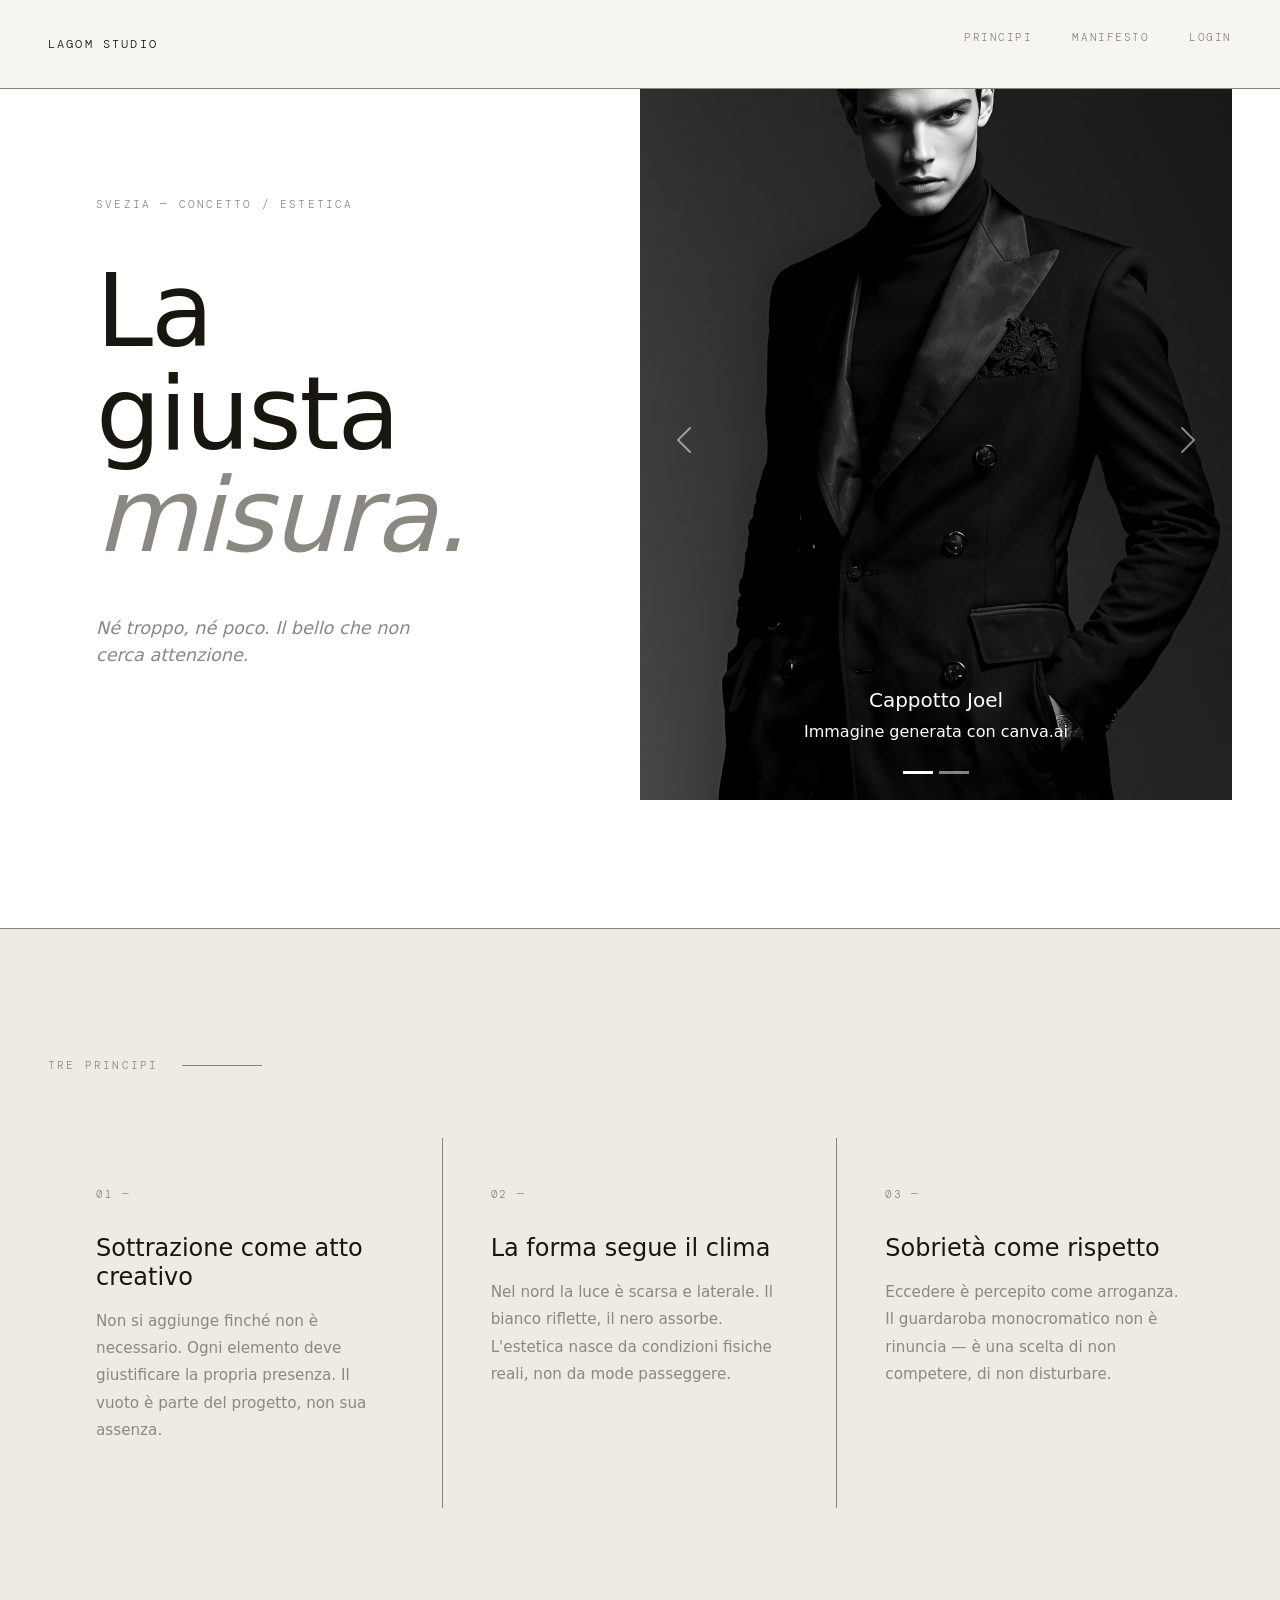
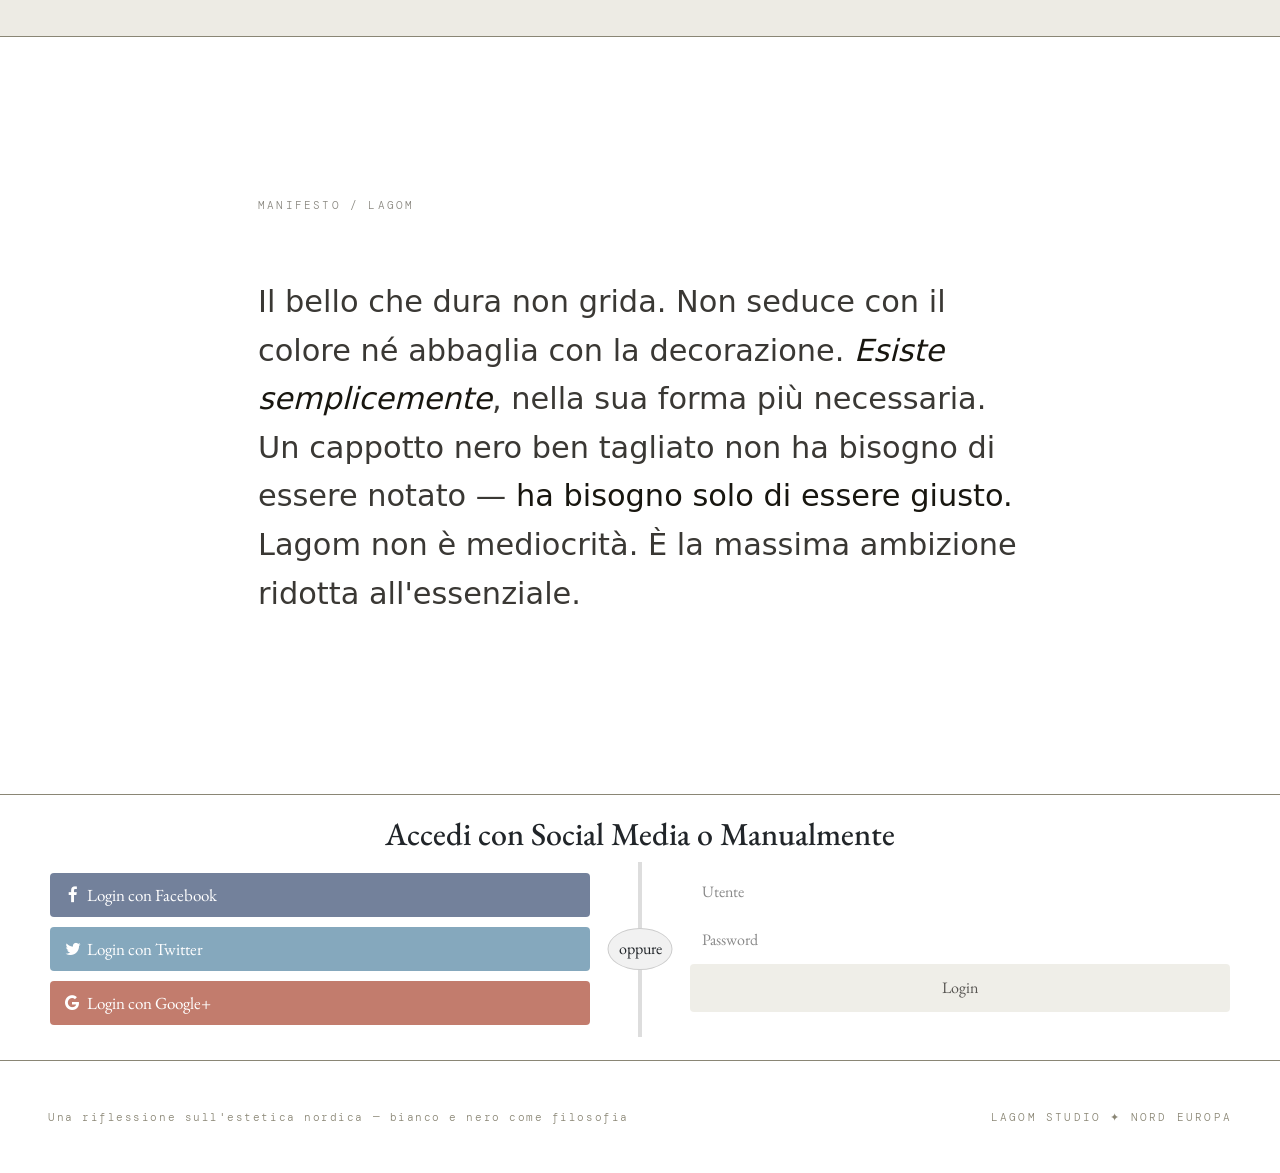
<file: index.html>
<!DOCTYPE html>
<html lang="it">
<head>
  <meta charset="UTF-8">
  <meta name="viewport" content="width=device-width, initial-scale=1.0">
  <title>Lagom — Quanto basta</title>
  <link rel="preconnect" href="https://fonts.googleapis.com">
  <link rel="preconnect" href="https://fonts.gstatic.com" crossorigin>
  <link href="https://fonts.googleapis.com/css2?family=EB+Garamond:ital,wght@0,400;0,500;1,400&family=DM+Mono:wght@300;400&display=swap" rel="stylesheet">
  <link rel="stylesheet" type="text/css" href="styles/index.css">
  <link href="https://cdn.jsdelivr.net/npm/bootstrap@5.3.8/dist/css/bootstrap.min.css" rel="stylesheet" integrity="sha384-sRIl4kxILFvY47J16cr9ZwB07vP4J8+LH7qKQnuqkuIAvNWLzeN8tE5YBujZqJLB" crossorigin="anonymous">
  <link rel="stylesheet" href="https://cdnjs.cloudflare.com/ajax/libs/font-awesome/4.7.0/css/font-awesome.min.css">
</head>
<body>
  <!-- navigation -->
  <nav>
    <a href="#" class="nav-logo">Lagom Studio</a>
    <ul class="nav-links">
      <li><a href="404.html">Principi</a></li>
      <li><a href="#manifesto">Manifesto</a></li>
      <li><a href="#login">Login</a></li>
    </ul>
  </nav>

  <main>
    <!-- hero -->
    <section class="hero">
      <div class="hero-left">
        <p class="hero-label">Svezia — Concetto / Estetica</p>
        <h1 class="hero-title">
          La<br>
          giusta<br>
          <em>misura.</em>
        </h1>
        <p class="hero-subtitle">
          Né troppo, né poco. Il bello che non cerca attenzione.
        </p>
      </div>

      <div id="carouselExampleCaptions" class="carousel slide">
        <div class="carousel-indicators">
          <button type="button" data-bs-target="#carouselExampleCaptions" data-bs-slide-to="0" class="active" aria-current="true" aria-label="Cappotto Joel"></button>
          <button type="button" data-bs-target="#carouselExampleCaptions" data-bs-slide-to="1" aria-label="Cappotto Joanna"></button>
        </div>
        <div class="carousel-inner">
          <div class="carousel-item active">
            <img lang="en" src="imgs/canva_ai_male_bw.png" class="d-block w-100" alt="Male model dressed in high fashion. Black dna white picture.">
            <div class="carousel-caption d-none d-md-block">
              <h5>Cappotto Joel</h5>
              <p>Immagine generata con canva.ai</p>
            </div>
          </div>
          <div class="carousel-item">
            <img lang="en" src="imgs/canva_ai_female_bw.png" class="d-block w-100" alt="Female model dressed in high fashion. Black and white picture.">
            <div class="carousel-caption d-none d-md-block">
              <h5>Cappotto Joanna</h5>
              <p>Immagine generate con canva.ai</p>
            </div>
          </div>
        </div>
        <button class="carousel-control-prev" type="button" data-bs-target="#carouselExampleCaptions" data-bs-slide="prev">
          <span class="carousel-control-prev-icon" aria-hidden="true"></span>
          <span class="visually-hidden">Precedente</span>
        </button>
        <button class="carousel-control-next" type="button" data-bs-target="#carouselExampleCaptions" data-bs-slide="next">
          <span class="carousel-control-next-icon" aria-hidden="true"></span>
          <span class="visually-hidden">Successivo</span>
        </button>
      </div>

    </section>

    <!-- PRINCIPI -->
    <section class="principi" id="principi">
      <div class="section-label">Tre principi</div>
      <div class="principi-grid">
        <div class="principio">
          <p class="principio-num">01 —</p>
          <h2 class="principio-title">Sottrazione come atto creativo</h2>
          <p class="principio-text">
            Non si aggiunge finché non è necessario. Ogni elemento deve giustificare la propria presenza.
            Il vuoto è parte del progetto, non sua assenza.
          </p>
        </div>
        <div class="principio">
          <p class="principio-num">02 —</p>
          <h2 class="principio-title">La forma segue il clima</h2>
          <p class="principio-text">
            Nel nord la luce è scarsa e laterale. Il bianco riflette, il nero assorbe.
            L'estetica nasce da condizioni fisiche reali, non da mode passeggere.
          </p>
        </div>
        <div class="principio">
          <p class="principio-num">03 —</p>
          <h2 class="principio-title">Sobrietà come rispetto</h2>
          <p class="principio-text">
            Eccedere è percepito come arroganza. Il guardaroba monocromatico non è rinuncia —
            è una scelta di non competere, di non disturbare.
          </p>
        </div>
      </div>
    </section>

    <!-- MANIFESTO -->
    <section class="manifesto" id="manifesto">
      <p class="manifesto-intro">Manifesto / Lagom</p>
      <p class="manifesto-body">
        Il bello che dura non grida. Non seduce con il colore né abbaglia con la decorazione.
        <em>Esiste semplicemente</em>, nella sua forma più necessaria. Un cappotto nero ben tagliato
        non ha bisogno di essere notato — <strong>ha bisogno solo di essere giusto.</strong>
        Lagom non è mediocrità. È la massima ambizione ridotta all'essenziale.
      </p>
    </section>

    <!-- APPLICAZIONI -->
    <section class="login-section" id="login">
      <form action="" method="post">
        <div class="login-row">
          <h2 style="text-align:center">Accedi con Social Media o Manualmente</h2>
          <div class="vl">
            <span class="vl-innertext">oppure</span>
          </div>

          <div class="login-col">
            <a href="#" class="fb w3btn">
              <i class="fa fa-facebook fa-fw"></i> Login con Facebook
             </a>
            <a href="#" class="twitter w3btn">
              <i class="fa fa-twitter fa-fw"></i> Login con Twitter
            </a>
            <a href="#" class="google w3btn"><i class="fa fa-google fa-fw">
            </i> Login con Google+
            </a>
          </div>

          <div class="login-col">
            <div class="hide-md-lg">
              <p>Oppure accedi manualmente:</p>
            </div>

            <input type="text" name="username" placeholder="Utente" required>
            <input type="password" name="password" placeholder="Password" required>
            <input type="submit" value="Login">
          </div>

        </div>
      </form>
    </section>
  </main>

  <!-- FOOTER -->
  <footer>
    <span class="footer-text">Una riflessione sull'estetica nordica — bianco e nero come filosofia</span>
    <span class="footer-mark">Lagom Studio ✦ Nord Europa</span>
  </footer>

  <script src="https://cdn.jsdelivr.net/npm/bootstrap@5.3.8/dist/js/bootstrap.bundle.min.js" integrity="sha384-FKyoEForCGlyvwx9Hj09JcYn3nv7wiPVlz7YYwJrWVcXK/BmnVDxM+D2scQbITxI" crossorigin="anonymous"></script>
</body>
</html>
</file>
<file: styles/index.css>
*, *::before, *::after {
  box-sizing: border-box;
  margin: 0;
  padding: 0;
}

/* aumentare il contrasto nav-footer */

:root {
  --white: #F7F5F0;
  --off-white: #EDEBE4;
  --light-gray: #8a8675;
  --mid-gray: #8A8880;
  --dark-gray: #3A3834;
  --black: #18160F;
  --serif: 'EB Garamond', Georgia, serif;
  --mono: 'DM Mono', monospace;
  --facebook:#5b6b8a;
  --twitter:#7099b2;
  --google:#b86654;
}

html {
  scroll-behavior: smooth;
}

body {
  background-color: var(--white);
  color: var(--black);
  font-family: var(--serif);
  font-size: 18px;
  line-height: 1.7;
  overflow-x: hidden;
}

/* ── NAVIGATION ── */
nav {
  position: fixed;
  top: 0;
  left: 0;
  right: 0;
  z-index: 100;
  display: flex;
  justify-content: space-between;
  align-items: center;
  padding: 1.5rem 3rem;
  background: var(--white);
  border-bottom: 1px solid var(--light-gray);
}

.nav-logo {
  font-family: var(--mono);
  font-size: 12px;
  font-weight: 300;
  letter-spacing: 0.18em;
  text-transform: uppercase;
  color: var(--black);
  text-decoration: none;
}

.nav-links {
  display: flex;
  gap: 2.5rem;
  list-style: none;
}

.nav-links a {
  font-family: var(--mono);
  font-size: 11px;
  font-weight: 300;
  letter-spacing: 0.14em;
  text-transform: uppercase;
  color: var(--mid-gray);
  text-decoration: none;
  transition: color 0.3s ease;
}

.nav-links a:hover {
  color: var(--black);
}

/* ── HERO ── */
.hero {
  min-height: 100vh;
  display: grid;
  grid-template-columns: 1fr 1fr;
  padding-top: 80px;
}

.hero-left {
  display: flex;
  flex-direction: column;
  justify-content: center;
  padding: 6rem 4rem 6rem 3rem;
}

.hero-label {
  font-family: var(--mono);
  font-size: 11px;
  font-weight: 300;
  letter-spacing: 0.2em;
  text-transform: uppercase;
  color: var(--mid-gray);
  margin-bottom: 3rem;
}

.hero-title {
  font-size: clamp(4rem, 8vw, 7rem);
  font-weight: 400;
  line-height: 1.0;
  letter-spacing: -0.02em;
  color: var(--black);
  margin-bottom: 1rem;
}

.hero-title em {
  font-style: italic;
  color: var(--mid-gray);
}

.hero-subtitle {
  font-size: 1.1rem;
  color: var(--mid-gray);
  margin-top: 2rem;
  max-width: 360px;
  font-style: italic;
}

.carousel-item img {
  height: 80vh;
  object-fit: cover;
}



/* ── SECTION BASE ── */
section {
  padding: 8rem 3rem;
}

.section-label {
  font-family: var(--mono);
  font-size: 11px;
  font-weight: 300;
  letter-spacing: 0.2em;
  text-transform: uppercase;
  color: var(--mid-gray);
  margin-bottom: 4rem;
  display: flex;
  align-items: center;
  gap: 1.5rem;
}

.section-label::after {
  content: '';
  flex: 1;
  height: 1px;
  background: var(--light-gray);
  max-width: 80px;
}

/* ── PRINCIPI ── */
.principi {
  background: var(--off-white);
  border-top: 1px solid var(--light-gray);
  border-bottom: 1px solid var(--light-gray);
}

.principi-grid {
  display: grid;
  grid-template-columns: repeat(3, 1fr);
  gap: 0;
}

.principio {
  padding: 3rem;
  border-right: 1px solid var(--light-gray);
  transition: background 0.4s ease;
}

.principio:last-child {
  border-right: none;
}

.principio:hover {
  background: var(--white);
}

.principio-num {
  font-family: var(--mono);
  font-size: 11px;
  font-weight: 300;
  color: var(--light-gray);
  letter-spacing: 0.15em;
  margin-bottom: 2rem;
}

.principio-title {
  font-size: 1.5rem;
  font-weight: 400;
  color: var(--black);
  margin-bottom: 1rem;
  line-height: 1.2;
}

.principio-text {
  font-size: 0.95rem;
  color: var(--mid-gray);
  line-height: 1.8;
}

/* ── MANIFESTO ── */
.manifesto {
  max-width: 860px;
  margin: 0 auto;
  padding: 10rem 3rem;
}

.manifesto-intro {
  font-family: var(--mono);
  font-size: 11px;
  font-weight: 300;
  letter-spacing: 0.2em;
  text-transform: uppercase;
  color: var(--mid-gray);
  margin-bottom: 4rem;
}

.manifesto-body {
  font-size: clamp(1.3rem, 2.5vw, 1.9rem);
  font-weight: 400;
  line-height: 1.6;
  color: var(--dark-gray);
}

.manifesto-body em {
  font-style: italic;
  color: var(--black);
}

.manifesto-body strong {
  font-weight: 500;
  color: var(--black);
}

/* login */

.login-section {
  padding: 0 0;
  border-top: 1px solid var(--light-gray);
  font-family: var(--serif);
}

form {
  position: relative;
  border-radius: 5px;
  padding: 20px 0 30px 0; /*da modificare per includere dimensioni relative vh, wh, %*/
}

/* style inputs and link buttons */
input,
.w3btn {
  width: 100%;
  padding: 12px;
  border: none;
  border-radius: 4px;
  margin: 5px 0;
  opacity: 0.85;
  display: inline-block;
  font-size: 17px;
  line-height: 20px;
  text-decoration: none; /* remove underline from anchors */
}

input:hover,
.w3btn:hover {
  opacity: 1;
}

/* add appropriate colors to fb, twitter and google buttons */
/* color mix
https://www.w3schools.com/colors/colors_mixer.asp */
.fb {
  background-color: var(--facebook);
  color: white;
}

.twitter {
  background-color: var(--twitter);
  color: white;
}

.google {
  background-color: var(--google);
  color: white;
}

/* style the submit button */
input[type=submit] {
  background-color: var(--off-white);
  color: var(--dark-gray);
  cursor: pointer;
}

input[type=submit]:hover {
  color: var(--black);
}

/* Two-column layout */
.login-col {
  float: left;
  width: 50%;
  margin: auto;
  padding: 0 50px;
  margin-top: 6px;
}

/* Clear floats after the columns */
.login-row:after {
  content: "";
  display: table;
  clear: both;
}

/* vertical line */
.vl {
  position: absolute;
  left: 50%;
  transform: translate(-50%);
  border: 2px solid #ddd;
  height: 175px;
}

/* text inside the vertical line */
.vl-innertext {
  position: absolute;
  top: 50%;
  transform: translate(-50%, -50%);
  background-color: #f1f1f1;
  border: 1px solid #ccc;
  border-radius: 50%;
  padding: 8px 10px;
}

/* hide some text on medium and large screens */
.hide-md-lg {
  display: none;
}


/* ── FOOTER ── */
footer {
  padding: 3rem;
  border-top: 1px solid var(--light-gray);
  display: flex;
  justify-content: space-between;
  align-items: center;
}

.footer-text {
  font-family: var(--mono);
  font-size: 11px;
  font-weight: 300;
  letter-spacing: 0.14em;
  color: var(--light-gray);
}

.footer-mark {
  font-family: var(--mono);
  font-size: 11px;
  font-weight: 300;
  letter-spacing: 0.2em;
  text-transform: uppercase;
  color: var(--light-gray);
}

/* ── ANIMAZIONI ── */
@keyframes fadeUp {
  from { opacity: 0; transform: translateY(24px); }
  to   { opacity: 1; transform: translateY(0); }
}

.hero-label   { animation: fadeUp 0.8s ease both; animation-delay: 0.1s; }
.hero-title   { animation: fadeUp 0.8s ease both; animation-delay: 0.25s; }
.hero-subtitle{ animation: fadeUp 0.8s ease both; animation-delay: 0.4s; }
.hero-quote   { animation: fadeUp 0.8s ease both; animation-delay: 0.5s; }

/* ── RESPONSIVE ── */
@media (max-width: 768px) {
  nav { padding: 1.2rem 1.5rem; }
  .nav-links { display: none; }
  .hero { grid-template-columns: 1fr; min-height: auto; }
  .hero-left { padding: 4rem 1.5rem; border-right: none; border-bottom: 1px solid var(--light-gray); }
  .principi-grid { grid-template-columns: 1fr; }
  .principio { border-right: none; border-bottom: 1px solid var(--light-gray); }
  section { padding: 5rem 1.5rem; }
  .manifesto { padding: 6rem 1.5rem; }
  footer { flex-direction: column; gap: 1rem; text-align: center; padding: 2rem 1.5rem; }
}
</file>
